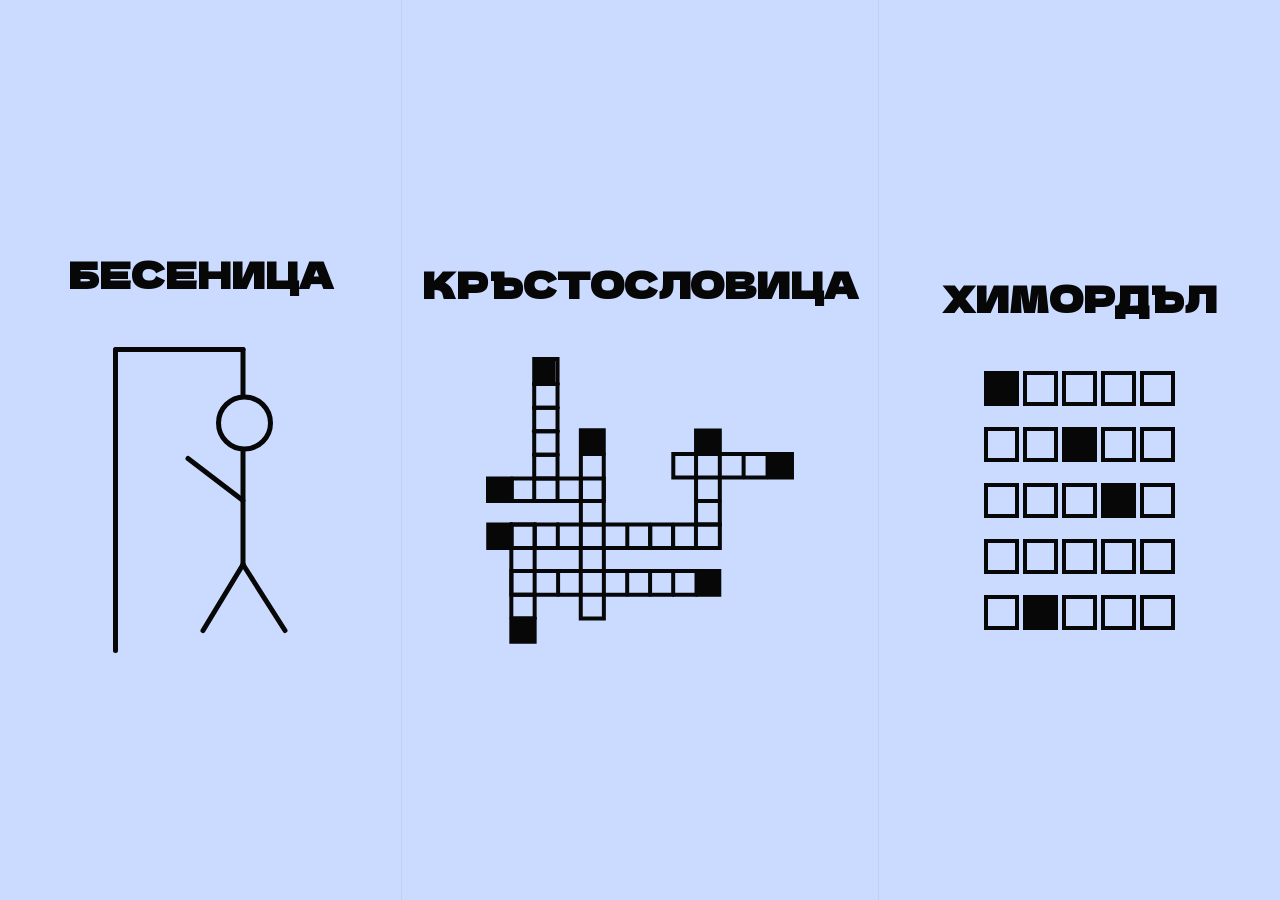
<file: index.html>
<!DOCTYPE html>
<html lang="bg">
<head>
    <meta charset="UTF-8">
    <meta name="viewport" content="width=device-width, initial-scale=1.0">
    <title>Химични игри | Начало</title>
    <link rel="stylesheet" href="style.css">
    <link href="https://fonts.googleapis.com/css2?family=Dela+Gothic+One&display=swap" rel="stylesheet">
</head>
<body>

    <main class="homepage-container">
        <!-- Game 1: Besenica -->
        <a href="besenica.html" class="game-card besenica">
            <div class="card-content">
                <h2 class="game-title">БЕСЕНИЦА</h2>
                <div class="svg-container">
                    <img src="images/Group 1.svg" alt="">
                    <div class="placeholder-icon circle"></div>
                </div>
            </div>
        </a>

        <!-- Game 2: Crossword -->
        <a href="krustoslovica.html" class="game-card crossword">
            <div class="card-content">
                <h2 class="game-title">КРЪСТОСЛОВИЦА</h2>
                <div class="svg-container">
                    <img src="images/Group 2.svg" alt="">
                    <div class="placeholder-icon grid"></div>
                </div>
            </div>
        </a>

        <!-- Game 3: Himordle -->
        <a href="himordul.html" class="game-card himordle">
            <div class="card-content">
                <h2 class="game-title">ХИМОРДЪЛ</h2>
                <div class="svg-container">
                    <img src="images/Frame 9.svg" alt="">
                    <div class="placeholder-icon blocks"></div>
                </div>
            </div>
        </a>
    </main>

</body>
</html>
</file>
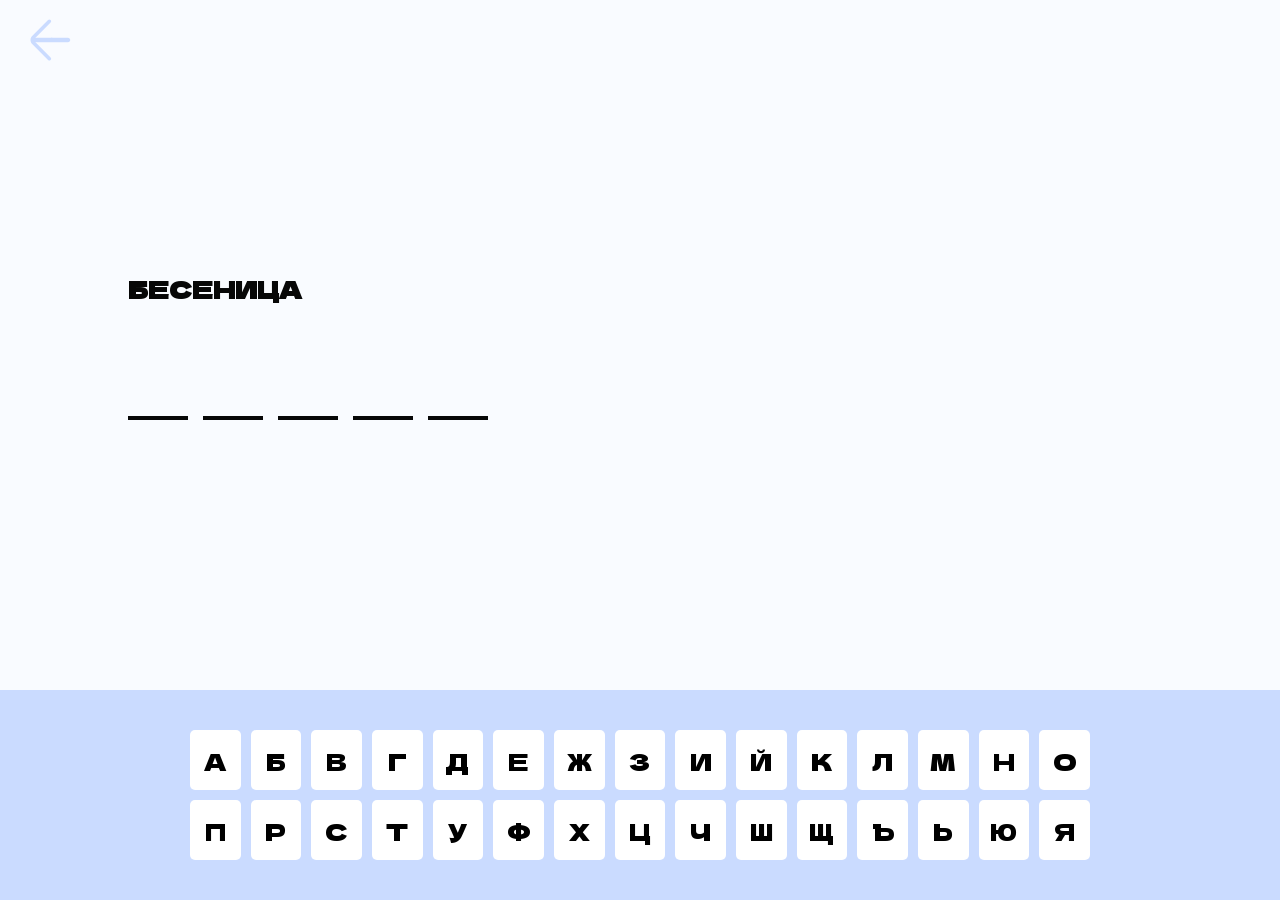
<file: besenica.html>
<!DOCTYPE html>
<html lang="bg">
<head>
    <meta charset="UTF-8">
    <meta name="viewport" content="width=device-width, initial-scale=1.0">
    <title>Химични игри | Бесеница</title>
    <link rel="stylesheet" href="besenica.css">
    <link href="https://fonts.googleapis.com/css2?family=Dela+Gothic+One&display=swap" rel="stylesheet">
</head>
<body>

    <a href="index.html" class="back-button">
        <img src="images/glyphs_arrow-bold.svg" alt="Назад">
    </a>

    <main class="game-container">
        <section class="top-section">
            <div class="word-info">
                <h1 class="game-title">БЕСЕНИЦА</h1>
                <div id="word-display" class="word-display">
                    <!-- Letters generated by JS -->
                </div>
            </div>

            <div class="hangman-container">
                <svg class="hangman-svg" viewBox="0 0 120 120" xmlns="http://www.w3.org/2000/svg">
                    <g stroke="#070707" stroke-width="5" fill="none" stroke-linecap="round" stroke-linejoin="round">
                        <line id="g-base" class="part" x1="10" y1="110" x2="90" y2="110" style="opacity: 1; transition: 0.3s;"/>
                        <line id="g-pole" class="part" x1="30" y1="110" x2="30" y2="10" style="opacity: 1; transition: 0.3s;"/>
                        <line id="g-beam" class="part" x1="30" y1="10" x2="75" y2="10" style="opacity: 1; transition: 0.3s;"/>
                        <line id="g-rope" class="part" x1="75" y1="10" x2="75" y2="25" style="opacity: 1; transition: 0.3s;"/>
                        <circle id="head" class="part" cx="75" cy="37" r="10" style="opacity: 1; transition: 0.3s;"/>
                        <line id="body" class="part" x1="75" y1="47" x2="75" y2="80" style="opacity: 1; transition: 0.3s;"/>
                        <line id="l-arm" class="part" x1="75" y1="55" x2="55" y2="70" style="opacity: 1; transition: 0.3s;"/>
                        <line id="r-arm" class="part" x1="75" y1="55" x2="95" y2="70" style="opacity: 1; transition: 0.3s;"/>
                        <line id="l-leg" class="part" x1="75" y1="80" x2="60" y2="100" style="opacity: 1; transition: 0.3s;"/>
                        <line id="r-leg" class="part" x1="75" y1="80" x2="90" y2="100" style="opacity: 1; transition: 0.3s;"/>
                    </g>
                </svg>
</div>
        </section>

        <section class="keyboard-section">
            <div id="keyboard" class="keyboard">
                <!-- Buttons generated by JS -->
            </div>
        </section>

        <div id="game-modal" class="modal">
            <div class="modal-content">
                <h2 id="modal-title">Край на играта!</h2>
                <p id="modal-message"></p>
                    <div class="modal-buttons">
                        <button onclick="location.reload()" class="modal-btn repeat-btn">Играй пак</button>
                        <a href="index.html" class="modal-btn home-btn">Друга игра</a>
                    </div>
            </div>
        </div>
    </main>

    <script src="besenica.js"></script>
</body>
</html>
</file>
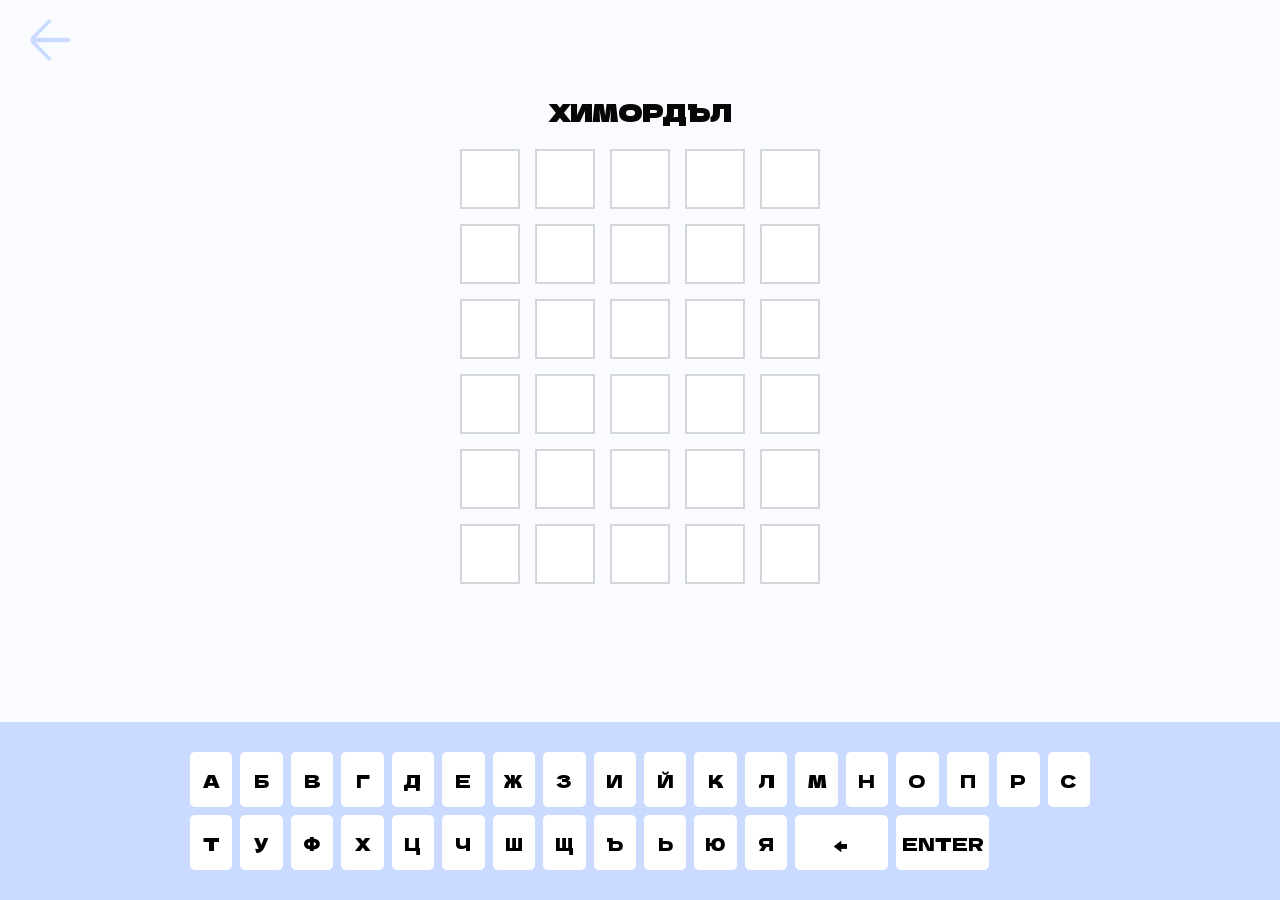
<file: himordul.html>
<!DOCTYPE html>
<html lang="bg">
<head>
    <meta charset="UTF-8">
    <meta name="viewport" content="width=device-width, initial-scale=1.0">
    <title>Химични игри | Химордъл</title>
    <link rel="stylesheet" href="himordul.css">
    <link href="https://fonts.googleapis.com/css2?family=Dela+Gothic+One&display=swap" rel="stylesheet">
</head>
<body>

    <a href="index.html" class="back-button">
        <img src="images/glyphs_arrow-bold.svg" alt="Назад">
    </a>

    <main class="game-container">
        <section class="top-section">
            <div class="word-info">
                <h1 class="game-title">ХИМОРДЪЛ</h1>
                <div id="board" class="wordle-board"></div>
            </div>
            <div id="message-container" class="message-container"></div>
        </section>

        <section class="keyboard-section">
            <div id="keyboard" class="keyboard">
                </div>
        </section>

        <div id="game-modal" class="modal">
            <div class="modal-content">
                <h2 id="modal-title">Край на играта!</h2>
                <p id="modal-message"></p>
                    <div class="modal-buttons">
                        <button onclick="location.reload()" class="modal-btn repeat-btn">Играй пак</button>
                        <a href="index.html" class="modal-btn home-btn">Друга игра</a>
                    </div>
            </div>
        </div>
    </main>

    <script src="himordul.js"></script>
</body>
</html>
</file>
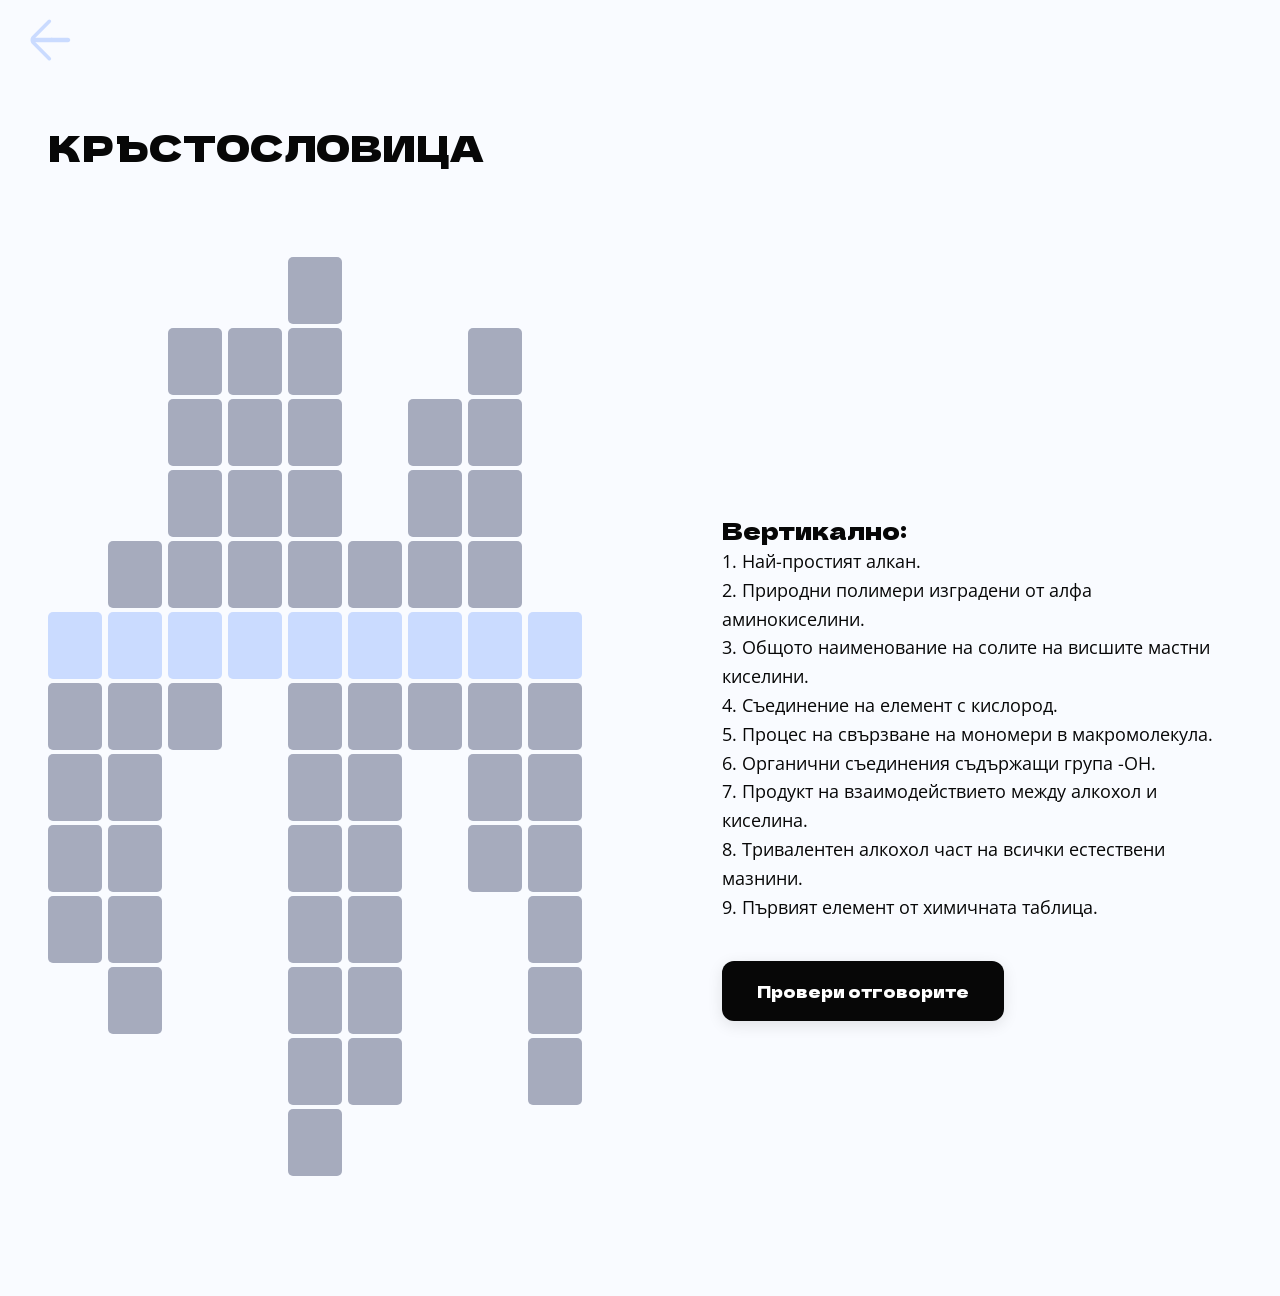
<file: krustoslovica.html>
<!DOCTYPE html>
<html lang="bg">
<head>
    <meta charset="UTF-8">
    <meta name="viewport" content="width=device-width, initial-scale=1.0">
    <title>Химични игри | Кръстословица</title>
    <link rel="stylesheet" href="krustoslovica.css">
    <link href="https://fonts.googleapis.com/css2?family=Dela+Gothic+One&family=Open+Sans:wght@400;700&display=swap" rel="stylesheet">
</head>
<body>

<div class="main-container">
    <!-- SVG Back Button -->
    <a href="index.html" class="back-button">
        <img src="images/glyphs_arrow-bold.svg" alt="Назад">
    </a>

    <div class="content-wrapper">
    <div class="title">КРЪСТОСЛОВИЦА</div>
    
    <div class="game-flex">
        <div class="grid-layout">
            <!-- Col 1 (М): active at 0, 7 below = 8 total -->
            <div class="column" data-col="0">
                <input type="text" maxlength="1" class="cell active">
                <input type="text" maxlength="1" class="cell">
                <input type="text" maxlength="1" class="cell">
                <input type="text" maxlength="1" class="cell">
                <input type="text" maxlength="1" class="cell">
            </div>
            <!-- Col 2 (Е): 1 above + active + 7 below = 9 total, active at 1 -->
            <div class="column offset-1" data-col="1">
                <input type="text" maxlength="1" class="cell">
                <input type="text" maxlength="1" class="cell active">
                <input type="text" maxlength="1" class="cell">
                <input type="text" maxlength="1" class="cell">
                <input type="text" maxlength="1" class="cell">
                <input type="text" maxlength="1" class="cell">
                <input type="text" maxlength="1" class="cell">
            </div>
            <!-- Col 3 (Н): 2 above + active + 6 below = 9 total, active at 2 -->
            <div class="column offset-2" data-col="2">
                <input type="text" maxlength="1" class="cell">
                <input type="text" maxlength="1" class="cell">
                <input type="text" maxlength="1" class="cell">
                <input type="text" maxlength="1" class="cell">
                <input type="text" maxlength="1" class="cell active">
                <input type="text" maxlength="1" class="cell">
            </div>

            <div class="column offset-2" data-col="0">
                <input type="text" maxlength="1" class="cell">
                <input type="text" maxlength="1" class="cell">
                <input type="text" maxlength="1" class="cell">
                <input type="text" maxlength="1" class="cell">
                <input type="text" maxlength="1" class="cell active">
            </div>
            <!-- Col 4 (Д): 3 above + active + 6 below = 10 total, active at 3 -->
            <div class="column offset-3" data-col="3">
                <input type="text" maxlength="1" class="cell">
                <input type="text" maxlength="1" class="cell">
                <input type="text" maxlength="1" class="cell">
                <input type="text" maxlength="1" class="cell">
                <input type="text" maxlength="1" class="cell">
                <input type="text" maxlength="1" class="cell active">
                <input type="text" maxlength="1" class="cell">
                <input type="text" maxlength="1" class="cell">
                <input type="text" maxlength="1" class="cell">
                <input type="text" maxlength="1" class="cell">
                <input type="text" maxlength="1" class="cell">
                <input type="text" maxlength="1" class="cell">
                <input type="text" maxlength="1" class="cell">
            </div>
            <!-- Col 5 (Е): active at 0, 7 below = 8 total -->
            <div class="column offset-4" data-col="4">
                <input type="text" maxlength="1" class="cell">
                <input type="text" maxlength="1" class="cell active">
                <input type="text" maxlength="1" class="cell">
                <input type="text" maxlength="1" class="cell">
                <input type="text" maxlength="1" class="cell">
                <input type="text" maxlength="1" class="cell">
                <input type="text" maxlength="1" class="cell">
                <input type="text" maxlength="1" class="cell">
            </div>
            <!-- Col 6 (Л): active at 0, 7 below = 8 total -->
            <div class="column offset-5" data-col="5">
                <input type="text" maxlength="1" class="cell">
                <input type="text" maxlength="1" class="cell">
                <input type="text" maxlength="1" class="cell">
                <input type="text" maxlength="1" class="cell active">
                <input type="text" maxlength="1" class="cell">
            </div>
            <!-- Col 7 (Е): active at 0, 5 below = 6 total -->
            <div class="column offset-6" data-col="6">
                <input type="text" maxlength="1" class="cell">
                <input type="text" maxlength="1" class="cell">
                <input type="text" maxlength="1" class="cell">
                <input type="text" maxlength="1" class="cell">
                <input type="text" maxlength="1" class="cell active">
                <input type="text" maxlength="1" class="cell">
                <input type="text" maxlength="1" class="cell">
                <input type="text" maxlength="1" class="cell">
            </div>
            <!-- Col 9 (В): active at 0, 5 below = 6 total -->
            <div class="column" data-col="8">
                <input type="text" maxlength="1" class="cell active">
                <input type="text" maxlength="1" class="cell">
                <input type="text" maxlength="1" class="cell">
                <input type="text" maxlength="1" class="cell">
                <input type="text" maxlength="1" class="cell">
                <input type="text" maxlength="1" class="cell">
                <input type="text" maxlength="1" class="cell">
            </div>
        </div>

        <div class="clues-text">
            <span class="clue-header">Вертикално:<br/></span>
            <span class="clue-body">
                1. Най-простият алкан.<br/>
                2. Природни полимери изградени от алфа аминокиселини.<br/>
                3. Общото наименование на солите на висшите мастни киселини.<br/>
                4. Съединение на елемент с кислород.<br/>
                5. Процес на свързване на мономери в макромолекула.<br/>
                6. Органични съединения съдържащи група -OH.<br/>
                7. Продукт на взаимодействието между алкохол и киселина.<br/>
                8. Тривалентен алкохол част на всички естествени мазнини.<br/>
                9. Първият елемент от химичната таблица.
            </span>
            <div class="check-container">
                <button id="check-button" class="check-btn">Провери отговорите</button>
            </div>
    
        </div>
    </div>
</div>



<div id="game-modal" class="modal">
    <div class="modal-content">
        <h2 id="modal-title">Край на играта!</h2>
        <p id="modal-message"></p>
        <div class="modal-buttons">
            <button onclick="location.reload()" class="modal-btn repeat-btn">Опитай пак</button>
            <a href="index.html" class="modal-btn home-btn">Друга игра</a>
        </div>
    </div>
</div>

<script src="krustoslovica.js"></script>
</body>
</html>
</file>
<file: style.css>
:root {
    --bg-color: #CADBFF;
    --text-color: #070707;
    --transition: all 0.3s ease;
}

* {
    box-sizing: border-box;
    margin: 0;
    padding: 0;
}

body {
    background-color: white;
    font-family: 'Dela Gothic One', cursive;
    overflow-x: hidden;
}

/* Main Container */
.homepage-container {
    display: flex;
    flex-direction: row;
    min-height: 100vh;
    width: 100%;
    background-color: var(--bg-color);
}

/* Individual Game Cards */
.game-card {
    flex: 1;
    display: flex;
    justify-content: center;
    align-items: center;
    text-decoration: none;
    padding: 40px 20px;
    transition: var(--transition);
    border-right: 1px solid rgba(0,0,0,0.05);
}

.game-card:last-child {
    border-right: none;
}

/* Hover Effect: Darkens the section slightly when hovered */
.game-card:hover {
    background-color: rgba(0, 0, 0, 0.05);
    transform: translateY(-5px);
}

.card-content {
    display: flex;
    flex-direction: column;
    align-items: center;
    gap: 48px;
    max-width: 100%;
}

.game-title {
    color: var(--text-color);
    font-size: clamp(24px, 4vw, 36px); /* Responsive font size */
    text-align: center;
    word-wrap: break-word;
}

/* SVG Container Logic */
.svg-container {
    width: 100%;
    display: flex;
    justify-content: center;
    align-items: center;
}

.svg-container svg {
    width: 100%;
    max-width: 300px; /* Limits size on desktop */
    height: auto;
}


/* --- Responsiveness --- */

/* For Tablets (Horizontal/Large) */
@media (max-width: 1024px) {
    .game-title {
        font-size: 28px;
    }
}

/* For Mobile Devices */
@media (max-width: 768px) {
    .homepage-container {
        flex-direction: column; /* Stack cards vertically */
    }

    .game-card {
        width: 100%;
        min-height: 33.33vh; /* Each card takes 1/3 of the screen height */
        border-right: none;
        border-bottom: 2px solid rgba(0,0,0,0.1);
    }

    .card-content {
        gap: 24px;
    }
}
</file>
<file: besenica.css>
:root {
    --bg-color: #F9FBFF;
    --light-blue: #CADBFF;
    --dark: #070707;
    --green: #17C900;
    --red: #FF4242;
    --font-main: 'Dela Gothic One', cursive;
}

* { box-sizing: border-box; margin: 0; padding: 0; }

body {
    background: var(--bg-color);
    font-family: var(--font-main);
    color: var(--dark);
    min-height: 100vh;
}

.game-container {
    display: flex;
    flex-direction: column;
    height: 100vh;
}

/* Back Button styling */
.back-button {
    position: absolute;
    padding: 10px 20px;
}

/* Top Layout */
.top-section {
    flex: 1;
    display: flex;
    justify-content: space-between;
    align-items: center;
    padding: 40px 10%;
    gap: 20px;
}

.word-display {
    display: flex;
    gap: 15px;
    margin-top: 50px;
    flex-wrap: wrap;
}

.letter-slot {
    display: flex;
    flex-direction: column;
    align-items: center;
    width: 60px;
}

.letter-text {
    font-size: 48px;
    height: 60px;
    visibility: hidden; /* Shown when guessed */
}

.letter-text.visible { visibility: visible; }

.underline {
    width: 100%;
    height: 4px;
    background: var(--dark);
}

.hangman-svg {
    width: 350px;
    height: auto;
}

.part { display: none; }
.part.show { display: block; }

/* Keyboard Layout */
.keyboard-section {
    background: var(--light-blue);
    padding: 40px 5%;
    display: flex;
    justify-content: center;
}

.keyboard {
    display: grid;
    grid-template-columns: repeat(auto-fit, minmax(50px, 1fr));
    gap: 10px;
    width: 100%;
    max-width: 900px;
}

.key {
    background: white;
    border: none;
    border-radius: 5px;
    height: 60px;
    font-family: var(--font-main);
    font-size: 24px;
    cursor: pointer;
    transition: 0.2s;
}

.key.correct { background: var(--green); color: white; cursor: default; }
.key.wrong { background: var(--red); color: white; cursor: default; }

/* Modal Styles */
.modal {
    display: none; /* Скрит по подразбиране */
    position: fixed;
    z-index: 1000;
    left: 0;
    top: 0;
    width: 100%;
    height: 100%;
    background-color: rgba(0,0,0,0.6);
    backdrop-filter: blur(5px);
    align-items: center;
    justify-content: center;
}

.modal-content {
    background-color: white;
    padding: 40px;
    border-radius: 20px;
    text-align: center;
    max-width: 400px;
    width: 80%;
    box-shadow: 0 10px 30px rgba(0,0,0,0.3);
    font-family: var(--font-main);
}

.modal-content h2 {
    margin-bottom: 20px;
    color: var(--dark);
}

.modal-content p {
    margin-bottom: 30px;
    font-size: 18px;
    color: var(--absent);
}

.modal-buttons {
    display: flex;
    flex-direction: column;
    gap: 15px;
}

.modal-btn {
    padding: 15px 25px;
    border: none;
    border-radius: 10px;
    font-family: var(--font-main);
    font-size: 16px;
    cursor: pointer;
    text-decoration: none;
    transition: transform 0.2s;
}

.modal-btn:hover {
    transform: scale(1.05);
}

.repeat-btn {
    background-color: var(--green);
    color: white;
}

.home-btn {
    background-color: var(--light-blue);
    color: var(--dark);
}

/* Responsive Mobile */
@media (max-width: 768px) {
    .top-section { flex-direction: column-reverse; text-align: center; gap: 10px;}
    .letter-slot { width: 40px; }
    .letter-text { font-size: 32px; }
}
</file>
<file: himordul.css>
:root {
    --bg-color: #F9FBFF;
    --light-blue: #CADBFF;
    --dark: #070707;
    --green: #17C900;
    --yellow: #FFEA00;
    --absent: #787C7E;
    --tile-border: #D3D6DA;
    --font-main: 'Dela Gothic One', cursive;
}

* { box-sizing: border-box; margin: 0; padding: 0; }

body {
    background: var(--bg-color);
    font-family: var(--font-main);
    color: var(--dark);
    min-height: 100vh;
}

.game-container {
    display: flex;
    flex-direction: column;
    height: 100vh;
}

.back-button { position: absolute; padding: 10px 20px; z-index: 10; }

.top-section {
    flex: 1;
    display: flex;
    flex-direction: column;
    align-items: center;
    justify-content: center;
    padding: 20px;
}

.game-title { text-align: center; margin-bottom: 20px; }

.wordle-board {
    display: grid;
    grid-template-rows: repeat(6, 1fr);
    gap: 15px;
    /* Без фиксирана ширина тук, тя ще дойде от кутийките */
}

.row {
    display: grid;
    grid-template-columns: repeat(5, 1fr);
    gap: 15px;
}

.tile {
    width: 60px;   /* Фиксирана ширина */
    height: 60px;  /* Фиксирана височина */
    border: 2px solid var(--tile-border);
    display: flex;
    justify-content: center;
    align-items: center;
    font-size: 32px;
    background: white;
    transition: transform 0.1s ease;
}

.tile.pop { transform: scale(1.1); border-color: var(--dark); }
.tile.flip { animation: flip 0.5s ease; }

@keyframes flip {
    50% { transform: rotateX(90deg); }
}

@keyframes shake {
    0% { transform: translateX(0); }
    20% { transform: translateX(-10px); }
    40% { transform: translateX(10px); }
    60% { transform: translateX(-10px); }
    80% { transform: translateX(10px); }
    100% { transform: translateX(0); }
}

.tile.correct { background: var(--green); color: white; border-color: var(--green); }
.tile.present { background: var(--yellow); border-color: var(--yellow); }
.tile.absent { background: var(--absent); color: white; border-color: var(--absent); }

.keyboard-section {
    background: var(--light-blue);
    padding: 30px 5%;
    display: flex;
    justify-content: center;
}

.keyboard {
    display: grid;
    grid-template-columns: repeat(auto-fit, minmax(40px, 1fr));
    gap: 8px;
    width: 100%;
    max-width: 900px;
}

.key {
    background: white;
    border: none;
    border-radius: 5px;
    height: 55px;
    font-family: var(--font-main);
    font-size: 18px;
    cursor: pointer;
    display: flex;
    justify-content: center;
    align-items: center;
}

.key.wide {
    grid-column: span 2;
    min-width: 80px;
}

.key.correct { background: var(--green); color: white; }
.key.present { background: var(--yellow); }
.key.absent { background: var(--absent); color: white; }

.message-container { height: 30px; margin-top: 15px; font-size: 16px; color: #FF4242; text-align: center; }

/* Modal Styles */
.modal {
    display: none; /* Скрит по подразбиране */
    position: fixed;
    z-index: 1000;
    left: 0;
    top: 0;
    width: 100%;
    height: 100%;
    background-color: rgba(0,0,0,0.6);
    backdrop-filter: blur(5px);
    align-items: center;
    justify-content: center;
}

.modal-content {
    background-color: white;
    padding: 40px;
    border-radius: 20px;
    text-align: center;
    max-width: 400px;
    width: 80%;
    box-shadow: 0 10px 30px rgba(0,0,0,0.3);
    font-family: var(--font-main);
}

.modal-content h2 {
    margin-bottom: 20px;
    color: var(--dark);
}

.modal-content p {
    margin-bottom: 30px;
    font-size: 18px;
    color: var(--absent);
}

.modal-buttons {
    display: flex;
    flex-direction: column;
    gap: 15px;
}

.modal-btn {
    padding: 15px 25px;
    border: none;
    border-radius: 10px;
    font-family: var(--font-main);
    font-size: 16px;
    cursor: pointer;
    text-decoration: none;
    transition: transform 0.2s;
}

.modal-btn:hover {
    transform: scale(1.05);
}

.repeat-btn {
    background-color: var(--green);
    color: white;
}

.home-btn {
    background-color: var(--light-blue);
    color: var(--dark);
}

/* Адаптивност за мобилни телефони */
@media (max-width: 450px) {
    .tile {
        width: 50px;
        height: 50px;
        font-size: 24px;
    }
    .row, .wordle-board { gap: 8px; }
    .key { height: 45px; font-size: 14px; }
}
</file>
<file: krustoslovica.css>
:root {
    --bg-color: #F9FBFF;
    --dark: #070707;
    --light-blue: #CADBFF;
    --grid-inactive: #A6ABBD;

    /* Responsive cell size */
    --cell-w: 54px;
    --cell-h: 67px;
    --cell-gap: 4px;
    --col-gap: 6px;
}

body, html {
    margin: 0;
    padding: 0;
    width: 100%;
    min-height: 100%;
    background: var(--bg-color);
    font-family: 'Dela Gothic One', cursive;
}

.main-container {
    width: 100%;
    min-height: 100%;
    position: relative;
}

.content-wrapper {
    width: 100%;
    padding: 120px 48px;
    box-sizing: border-box;
    display: flex;
    flex-direction: column;
    gap: 40px;
}

.title {
    color: var(--dark);
    font-size: clamp(22px, 4vw, 36px);
    width: 100%;
}

.game-flex {
    display: flex;
    flex-direction: row;
    justify-content: flex-start;
    align-items: flex-start;
    gap: 140px;
}

/* Back Button Layout */
.back-button {
    position: absolute;
    top: 0;
    left: 0;
    padding: 10px 20px;
}

/* ─── Grid Layout ─────────────────────────────── */
.grid-layout {
    display: flex;
    gap: var(--col-gap);
    align-items: flex-start;
    flex-shrink: 0;
    padding-top: 400px;
}

.column {
    display: flex;
    flex-direction: column;
    gap: var(--cell-gap);
}

/* Offsets pull each column UP so its active cell sits on the same row */
.offset-1 { margin-top: calc(-1 * (var(--cell-h) + var(--cell-gap))); }
.offset-2 { margin-top: calc(-4 * (var(--cell-h) + var(--cell-gap))); }
.offset-3 { margin-top: calc(-5 * (var(--cell-h) + var(--cell-gap))); }
.offset-4 { margin-top: calc(-1 * (var(--cell-h) + var(--cell-gap))); }
.offset-5 { margin-top: calc(-3 * (var(--cell-h) + var(--cell-gap))); }
.offset-6 { margin-top: calc(-4 * (var(--cell-h) + var(--cell-gap))); }

/* ─── Cell ────────────────────────────────────── */
.cell {
    width: var(--cell-w);
    height: var(--cell-h);
    background: var(--grid-inactive);
    border: none;
    border-radius: 5px;
    color: white;
    font-family: 'Dela Gothic One', cursive;
    font-size: clamp(16px, 2.5vw, 24px);
    text-align: center;
    text-transform: uppercase;
    box-sizing: border-box;
    cursor: pointer;
    transition: filter 0.1s ease;
}

.cell.active {
    background: var(--light-blue);
    color: var(--dark);
}

.cell:focus {
    outline: 3px solid var(--dark);
    filter: brightness(1.1);
}

/* ─── Clues ───────────────────────────────────── */
.clues-text {
    padding-top: 300px;
    flex: 1; /* Take remaining horizontal space */
}

.clue-header {
    font-size: clamp(18px, 2.5vw, 24px);
    color: var(--dark);
}

.clue-body {
    font-family: 'Open Sans', sans-serif;
    font-size: clamp(14px, 1.8vw, 18px);
    line-height: 1.6;
    color: var(--dark);
}

.check-container {
    margin-top: 40px; /* Разстояние под текста на инструкциите */
    display: flex;
    justify-content: flex-start;
}

.check-btn {
    background-color: var(--dark);
    color: white;
    padding: 18px 35px;
    border: none;
    border-radius: 12px;
    font-family: 'Dela Gothic One', cursive;
    font-size: 16px;
    cursor: pointer;
    transition: all 0.2s ease;
    box-shadow: 0 4px 15px rgba(0,0,0,0.1);
}

.check-btn:hover {
    transform: translateY(-2px);
    background-color: #333;
    box-shadow: 0 6px 20px rgba(0,0,0,0.15);
}

.check-btn:active {
    transform: translateY(0);
}

/* Стил за оцветяване на клетките при проверка */
.cell.error {
    background-color: #FFDADA !important;
    border-color: #FF4242 !important;
}

.cell.success {
    background-color: #D4FFD4 !important;
    border-color: #17C900 !important;
}

/* Стил за грешни/верни букви след проверка */
.cell.error {
    background-color: #FFDADA !important;
    color: #FF4242 !important;
    outline: 2px solid #FF4242;
}

.cell.success {
    background-color: #D4FFD4 !important;
    color: #17C900 !important;
}

/* Модални стилове (копирай от другите игри) */
.modal {
    display: none;
    position: fixed;
    z-index: 1000;
    left: 0; top: 0; width: 100%; height: 100%;
    background-color: rgba(0,0,0,0.6);
    backdrop-filter: blur(5px);
    align-items: center; justify-content: center;
}
.modal-content {
    background: white; padding: 40px; border-radius: 20px; text-align: center;
    max-width: 400px; width: 80%; font-family: 'Dela Gothic One', cursive;
}
.modal-btn { padding: 15px; border-radius: 10px; border: none; cursor: pointer; text-decoration: none; display: block; margin-top: 10px; font-family: inherit; }
.repeat-btn { background: #17C900; color: white; }
.home-btn { background: #CADBFF; color: #070707; }

/* ─── Responsive Breakpoints ──────────────────── */

/* Tablet – shrink cells */
@media (max-width: 900px) {
    :root {
        --cell-w: 42px;
        --cell-h: 52px;
    }

    .content-wrapper {
        padding: 80px 24px 48px;
    }

    .game-flex {
        gap: 40px;
        padding: 0 16px;
    }
}

/* Mobile – cells shrink further, layout stacks */
@media (max-width: 600px) {
    :root {
        --cell-w: 32px;
        --cell-h: 40px;
        --cell-gap: 3px;
        --col-gap: 4px;
    }

    .content-wrapper {
        padding: 70px 16px 40px;
        gap: 24px;
    }

    .game-flex {
        flex-direction: column;
        gap: 28px;
        padding: 0;
    }

    .grid-layout {
        overflow-x: auto;
        width: 100%;
    }

    .clues-text {
        max-width: 100%;
        padding-top: 0;
    }
}
</file>
